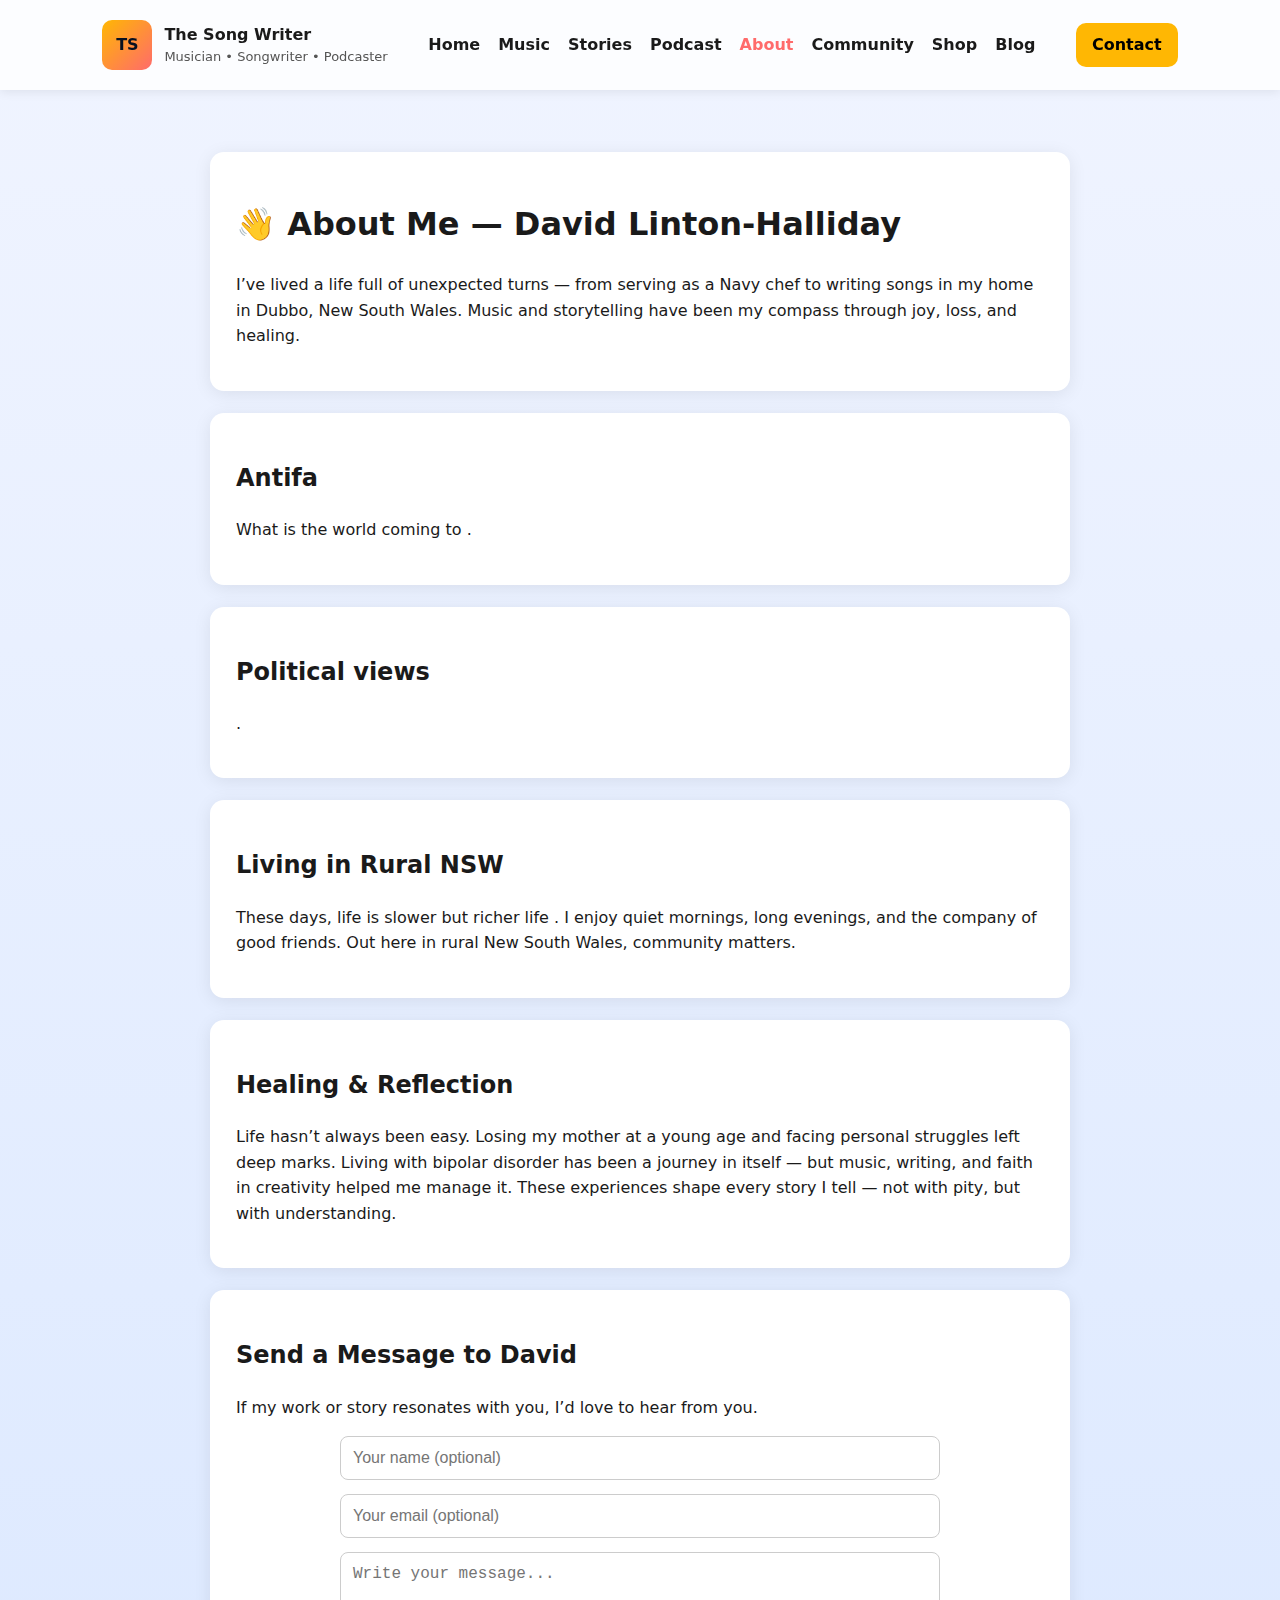
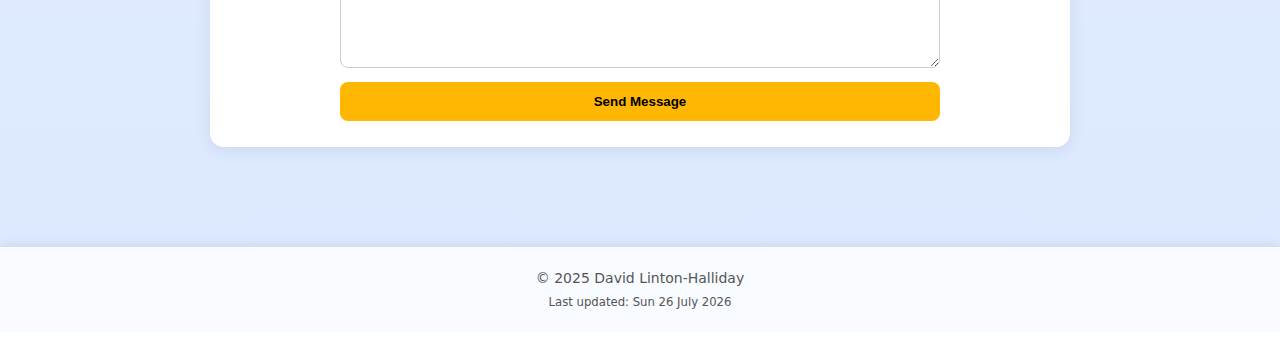
<file: about.html>
<!doctype html>
<html lang="en">
<head>
  <meta charset="utf-8" />
  <meta http-equiv="X-UA-Compatible" content="IE=edge">
  <meta name="viewport" content="width=device-width,initial-scale=1" />
  <title>About | The Song Writer — David Linton-Halliday</title>
  <meta name="description" content="The story of David Linton-Halliday — Navy veteran, songwriter, storyteller, and podcaster from rural New South Wales." />
  <link rel="canonical" href="https://songwriters.space/about.html" />

  <!-- Open Graph -->
  <meta property="og:title" content="About | The Song Writer — David Linton-Halliday" />
  <meta property="og:description" content="Learn more about David Linton-Halliday — musician, writer, and storyteller sharing music, memories, and meaning from rural Australia." />
  <meta property="og:url" content="https://songwriters.space/about.html" />
  <meta property="og:type" content="profile" />
  <meta property="og:image" content="https://songwriters.space/assets/cover.jpg" />

  <style>
    :root {
      --bg1:#f0f4ff; --bg2:#dbe8ff; --card:#ffffff; --accent:#ffb703;
      --text:#1a1a1a; --muted:#555; --radius:14px; --shadow:0 3px 18px rgba(0,0,0,0.08);
    }
    *{box-sizing:border-box}
    body {
      margin:0;
      font-family:Inter,system-ui,-apple-system,Segoe UI,Roboto,'Helvetica Neue',Arial;
      color:var(--text);
      background:linear-gradient(180deg,var(--bg1),var(--bg2));
      line-height:1.6;
    }
    header {
      display:flex;align-items:center;justify-content:space-between;
      padding:20px 8%;background:#ffffffcc;backdrop-filter:blur(6px);
      position:sticky;top:0;z-index:10;box-shadow:0 2px 10px rgba(0,0,0,0.08);
    }
    .brand {display:flex;gap:12px;align-items:center;}
    .logo {width:50px;height:50px;border-radius:10px;background:linear-gradient(135deg,var(--accent),#ff6b6b);
      display:flex;align-items:center;justify-content:center;font-weight:700;color:#071021;}
    nav {display:flex;gap:18px;align-items:center;}
    nav a {color:var(--text);text-decoration:none;font-weight:600;}
    nav a:hover {color:#ff6b6b;}
    .btn {background:var(--accent);color:#000;padding:9px 16px;border-radius:10px;text-decoration:none;font-weight:700;}
    main {max-width:900px;margin:0 auto;padding:40px 20px;}
    section {background:var(--card);margin-top:22px;padding:26px;border-radius:var(--radius);box-shadow:var(--shadow);}
    footer {
      margin-top:60px;padding:20px;background:#ffffffcc;text-align:center;font-size:14px;color:var(--muted);
      box-shadow:0 -2px 10px rgba(0,0,0,0.08);
    }
    input, textarea {
      padding:12px;border:1px solid #ccc;border-radius:8px;font-size:1rem;width:100%;
    }
    button[type="submit"] {
      background:var(--accent);color:#000;border:none;padding:12px 20px;border-radius:8px;
      font-weight:700;cursor:pointer;transition:0.3s;
    }
    button[type="submit"]:hover {background:#ffd85c;}
    .success {text-align:center;background:#e6ffed;border:1px solid #b2f5b2;color:#1a7f37;
      padding:12px;border-radius:8px;margin-top:20px;display:none;font-weight:600;}
  </style>
</head>

<body>
  <header>
    <div class="brand">
      <div class="logo">TS</div>
      <div>
        <div style="font-weight:800">The Song Writer</div>
        <div style="font-size:13px;color:var(--muted)">Musician • Songwriter • Podcaster</div>
      </div>
    </div>
    <nav>
      <a href="index.html">Home</a>
      <a href="music.html">Music</a>
      <a href="stories.html">Stories</a>
      <a href="podcast.html">Podcast</a>
      <a href="about.html" style="color:#ff6b6b;">About</a>
      <a href="community.html">Community</a>
      <a href="shop.html">Shop</a>
      <a href="blog.html">Blog</a>
    </nav>
    <a class="btn" href="#contact">Contact</a>
  </header>

  <main>
    <section>
      <h1>👋 About Me — David Linton-Halliday</h1>
      <p>I’ve lived a life full of unexpected turns — from serving as a Navy chef to writing songs in my home in Dubbo, New South Wales.  
      Music and storytelling have been my compass through joy, loss, and healing.</p>
    </section>

    <section>
      <h2>Antifa</h2>
      <p>What is the world coming to .</p>
    </section>

    <section>
      <h2>Political views</h2>
      <p>.</p>
    </section>

    <section>
      <h2>Living in Rural NSW</h2>
      <p>These days, life is slower but richer life .  I enjoy quiet mornings, long evenings, and the company of good friends.  
      Out here in rural New South Wales, community matters.</p>
    </section>

    <section>
      <h2>Healing & Reflection</h2>
      <p>Life hasn’t always been easy. Losing my mother at a young age and facing personal struggles left deep marks.  
      Living with bipolar disorder has been a journey in itself — but music, writing, and faith in creativity helped me manage it.  
      These experiences shape every story I tell — not with pity, but with understanding.</p>
    </section>

    <!-- 💌 Contact Form -->
    <section id="contact">
      <h2>Send a Message to David</h2>
      <p>If my work or story resonates with you, I’d love to hear from you.</p>

      <form id="aboutContact" action="https://formspree.io/f/mdkpaoga" method="POST" style="max-width:600px;margin:0 auto;display:flex;flex-direction:column;gap:14px;">
        <input type="text" name="name" placeholder="Your name (optional)">
        <input type="email" name="email" placeholder="Your email (optional)">
        <textarea name="message" rows="5" placeholder="Write your message..." required></textarea>
        <button type="submit">Send Message</button>
      </form>
      <div id="thankyou" class="success">✅ Thank you for reaching out — I’ll read your message soon.</div>

      <script>
        const form = document.getElementById('aboutContact');
        const thankyou = document.getElementById('thankyou');
        form.addEventListener('submit', async (event) => {
          event.preventDefault();
          const formData = new FormData(form);
          const response = await fetch(form.action, {
            method: form.method,
            body: formData,
            headers: { 'Accept': 'application/json' }
          });
          if (response.ok) {
            form.reset();
            thankyou.style.display = 'block';
          } else {
            alert('There was a problem sending your message. Please try again.');
          }
        });
      </script>
    </section>
  </main>

  <footer>
    © 2025 David Linton-Halliday<br>
    <small id="last-updated" style="color:#555;"></small>
    <script>
      const updated = new Date(document.lastModified);
      document.getElementById("last-updated").textContent =
        "Last updated: " + updated.toLocaleDateString("en-AU", {
          weekday: "short", year: "numeric", month: "long", day: "numeric"
        });
    </script>
  </footer>
</body>
</html>
</file>
